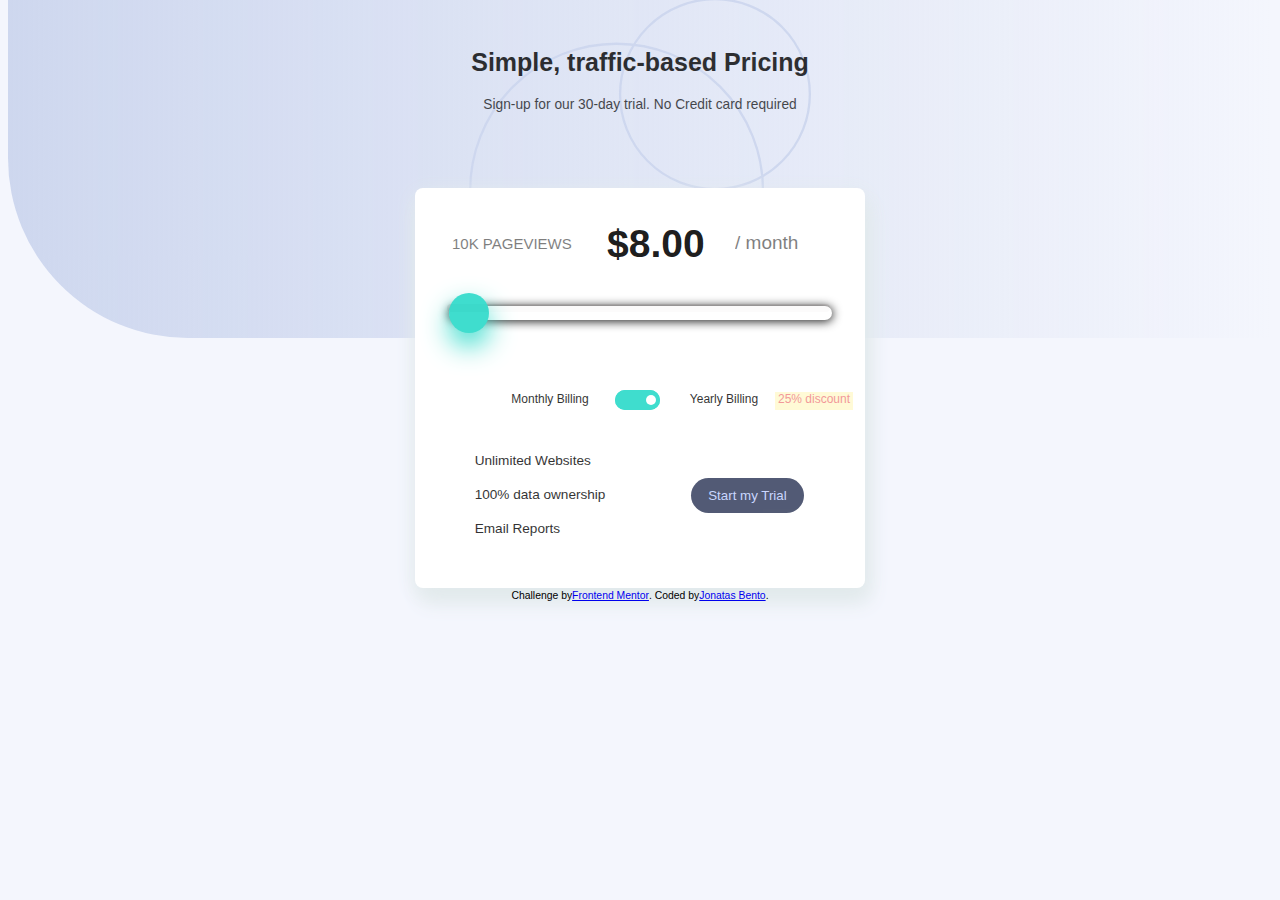
<file: index.html>
<!DOCTYPE html>
<html lang="en">

<head>
    <meta charset="UTF-8">
    <meta http-equiv="X-UA-Compatible" content="IE=edge">
    <meta name="viewport" content="width=device-width, initial-scale=1.0">
    <link rel="stylesheet" href="style.css">
    <link rel="icon" type="image/png" sizes="32x32" href="./images/favicon-32x32.png">
    <title>Frontend Mentor | Interactive Price</title>
</head>

<body>
    <header>
        <div class="backblue">
            <div class="first_text">Simple, traffic-based Pricing</div>
            <div class="second_text">Sign-up for our 30-day trial. No Credit card required</div>
        </div>
    </header>

    <section class="container">

        <div class="box-slider">
            <div class="info1">10K PAGEVIEWS</div>
            <div class="info2">$8.00</div>
            <div class="info3">/ month</div>
            <div class="box-slider-main">
                <input type="range" min="1" max="32" value="1" id="myRange" class="slider-input">
            </div>
        </div>
        <div class="switch">
            <div></div>
            <div class="text-switch-inline">Monthly Billing</div>
            <div class="switch-label">
                <label class="repo-switch">
                    <input id="input2" type="checkbox" checked>
                    <span class="checkbox"></span>
                </label>
            </div>
            <div class="text-switch-inlineAfter">Yearly Billing</div>
            <div class="text-switch-discount">25% discount</div>
        </div>
        <div class="second_box">
            <div class="left">
                <div class="element1">Unlimited Websites</div>
                <div class="element2">100% data ownership</div>
                <div class="element3">Email Reports</div>
            </div>
            <div class="right">
                <button>Start my Trial</button>
            </div>
        </div>
    </section>
    <div class="attribution">
        Challenge by <a href="https://www.frontendmentor.io?ref=challenge" target="_blank">Frontend Mentor</a>.
        Coded by <a href="https://github.com/jonatas-bento" target="_blank">Jonatas Bento</a>.
    </div>
    <script src="script.js"></script>
</body>

</html>
</file>
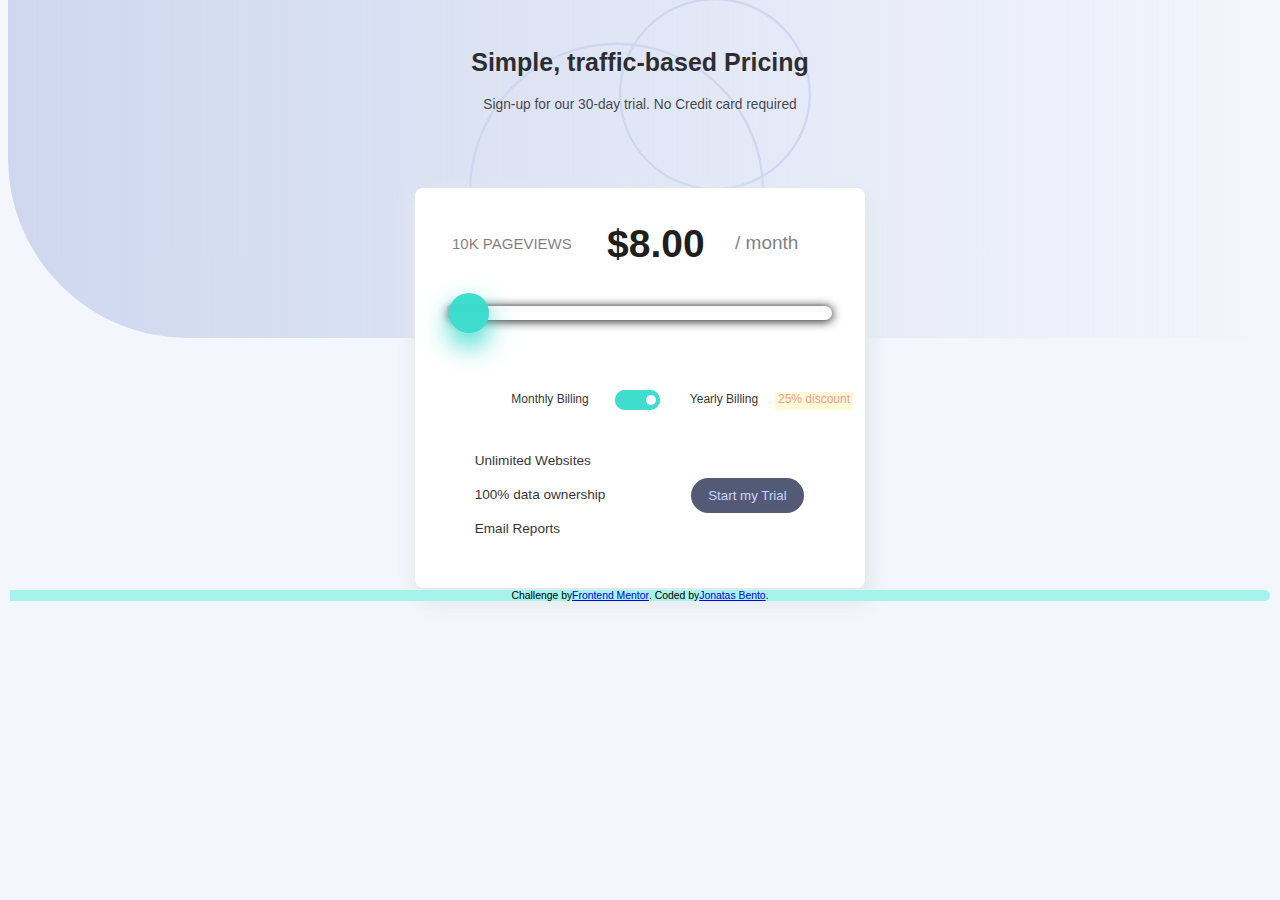
<file: ranging.html>
<!DOCTYPE html>
<html lang="en">

<head>
    <meta charset="UTF-8">
    <meta http-equiv="X-UA-Compatible" content="IE=edge">
    <meta name="viewport" content="width=device-width, initial-scale=1.0">
    <link rel="stylesheet" href="styleranging.css">
    <link rel="icon" type="image/png" sizes="32x32" href="./images/favicon-32x32.png">
    <title>Frontend Mentor | Interactive Price</title>
</head>

<body>
    <header>
        <div class="backblue">
            <div class="first_text">Simple, traffic-based Pricing</div>
            <div class="second_text">Sign-up for our 30-day trial. No Credit card required</div>
        </div>
    </header>

    <section class="container">

        <div class="box-slider">
            <div class="info1">10K PAGEVIEWS</div>
            <div class="info2">$8.00</div>
            <div class="info3">/ month</div>
            <div class="box-slider-main">
                <input type="range" min="1" max="32" value="1" id="myRange" class="slider-input">
            </div>
        </div>
        <div class="switch">
            <div></div>
            <div class="text-switch-inline">Monthly Billing</div>
            <div class="switch-label">
                <label class="repo-switch">
                    <input id="input2" type="checkbox" checked>
                    <span class="checkbox"></span>
                </label>
            </div>
            <div class="text-switch-inlineAfter">Yearly Billing</div>
            <div class="text-switch-discount">25% discount</div>
        </div>
        <div class="second_box">
            <div class="left">
                <div class="element1">Unlimited Websites</div>
                <div class="element2">100% data ownership</div>
                <div class="element3">Email Reports</div>
            </div>
            <div class="right">
                <button>Start my Trial</button>
            </div>
        </div>
    </section>
    <div class="attribution">
        Challenge by <a href="https://www.frontendmentor.io?ref=challenge" target="_blank">Frontend Mentor</a>.
        Coded by <a href="https://github.com/jonatas-bento" target="_blank">Jonatas Bento</a>.
    </div>
    <script src="ranging.js"></script>
</body>

</html>
</file>
<file: style.css>
body {
    font-family: 'Manrope', sans-serif;
    background-color: rgba(234, 238, 251, 0.534);
}

header>.backblue {

    background-image: linear-gradient(to right, hsla(223, 50%, 87%, 0.99), rgba(216, 221, 241, -0.8)),
        url(/images/pattern-circles.svg);
    background-size: contain;
    background-repeat: no-repeat;
    background-position: center;
    height: 340px;
    width: 100%;
    margin-top: -10px;
    border-bottom-left-radius: 180px;
    display: flex;
    align-items: center;
    justify-content: flex-start;
    flex-direction: column;
}

header .first_text {
    margin-top: 50px;
    margin-bottom: 20px;
    font-weight: bolder;
    font-size: 25px;
    opacity: 0.8;
}

header .second_text {
    font-size: 0.86rem;
    opacity: .7;
}

.container {
    background-color: white;
    width: 450px;
    height: 400px;
    box-shadow: 5px 15px 20px rgb(226 234 236), 0 5px 20px rgb(226 234 236);
    margin: auto;
    margin-top: -150px;
    border-radius: 8px;
}

.box-slider {
    border: 2px solid transparent;
    width: 100%;
    height: 200px;
}

.info1 {
    margin-top: 30px;
    font-size: 15px;
    font-weight: lighter;
    opacity: 0.5;
    margin-left: 20px;
    padding: 15px;
}

.info2 {
    font-size: 39px;
    font-weight: bold;
    opacity: 2;
    margin-top: -45px;
    margin-left: 190px;
    color: rgba(0, 0, 0, 0.897);
}

.info3 {
    font-size: 19px;
    font-weight: lighter;
    opacity: 0.5;
    margin-left: 318px;
    margin-top: -34px;
}

.box-slider-main {
    width: 85%;
    height: 8px;
    background-color: rgb(240, 237, 237);
    border-radius: 70px;
    margin-top: 50px;
    margin-left: 30px;
}

.slider-input {
    -webkit-appearance: none;
    width: 100%;
    height: 170%;
    outline: none;
    opacity: 0.8;
    -webkit-transition: 0.2s;
    transition: opacity 0.2s;
    box-shadow: 0px 1px 10px 1px black;
    border-radius: 22px;
    margin-left: 2px;
    cursor: pointer;
}

.slider-input:hover {
    opacity: 1;
}

.slider-input::-webkit-slider-thumb {
    -webkit-appearance: none;
    appearance: none;
    width: 40px;
    height: 40px;
    background-color: hsl(174, 86%, 45%);
    border-radius: 50px;
    box-shadow: 0px 13px 27px hsl(174deg 86% 45%)
}


.switch {
    display: grid;
    grid-column: 5;
    grid-auto-columns: 150px;
    grid-template-columns: 1fr 1fr 1fr 1fr 1fr;
    text-align: center;
    font-size: 0.75rem;
    opacity: 0.8;
}

.switch-label {
    position: relative;
    display: inline-block;
    width: 45px;
    height: 20px;
    margin-top: -2px;
    margin-left: 20px;
    background: hsl(174, 86%, 45%);
    border-radius: 12px;
    cursor: pointer;
}

.checkbox::before {
    position: absolute;
    content: "";
    height: 10px;
    width: 10px;
    left: 4px;
    bottom: 5px;
    background-color: white;
    border-radius: 50%;
    transition: all .1s;
    z-index: 1;
    cursor: pointer;
}


.checkbox {
    position: absolute;
    cursor: pointer;
    top: 0;
    left: 0;
    right: 0;
    bottom: 0;
    background-color: hsl(223, 50%, 87%);
    border-radius: 50px;
    transition: .4s;
    cursor: pointer;
}

#input2 {
    visibility: hidden;
}

#input2:checked+.checkbox {
    background: hsl(174, 86%, 45%);

}

#input2:checked+.checkbox::before {

    transform: translateX(27px);
}

.text-switch-discount {
    background-color: lemonchiffon;
    color: lightcoral;

}

.text-switch-discount,
.text-switch-inlineAfter {
    margin-right: 12px;
}

.second_box {
    width: 400px;
    height: 200px;
    display: flex;
    align-items: center;
    justify-content: space-around;
    margin-left: 17px;
    line-height: 2.5;
    font-size: 0.85rem;
    opacity: 0.8;
    margin-top: -15px;
}

.second_box .right button {
    border: hsl(227, 35%, 25%);
    background-color: hsl(226, 35%, 24%);
    outline: none;
    padding: 10px;
    color: hsl(226, 100%, 87%);
    border-radius: 50px;
    width: 115%;
    opacity: 1;
    cursor: pointer;
}

.attribution {
    display: flex;
    align-items: center;
    justify-content: center;
    font-size: 0.65rem;
    margin: 2px;
    border-bottom-right-radius: 10px;
    border-top-right-radius: 10px;
}

@media (max-width:376px) {

    body {
        width: 100vw;
        margin: 0;
        padding: 0;
    }

    header {
        width: 100%;
        margin: 0;
        margin-left: 0px;
        padding: 0;
        font-size: .80rem;
    }

    .container {
        width: 85%;
        margin: auto;
        margin-bottom: 10px;
        height: 450px;

    }

    header .first_text {
        font-size: 1.2rem;
    }

    .backblue {
        margin-bottom: -150px;
    }

    .second_box {
        width: 280px;
    }

    .second_box .right {

        right: 100px;
    }

    .second_box .right button {
        width: 153%;
        opacity: 1;
        position: relative;
        bottom: -75px;
        right: 85px;
    }


    .box-slider-main {
        margin-top: -70px;
        margin-left: 30px;
    }

    .info1 {
        margin-left: 90px;
    }

    .info2 {
        margin-top: 50px;
        margin-left: 50px;
    }

    .info3 {
        margin-left: 199px;
        margin-top: -35px;
    }
}
</file>
<file: styleranging.css>
body {
    font-family: 'Manrope', sans-serif;
    background-color: rgba(234, 238, 251, 0.534);
}

header>.backblue {

    background-image: linear-gradient(to right, hsla(223, 50%, 87%, 0.99), rgba(216, 221, 241, -0.8)),
        url(/images/pattern-circles.svg);
    background-size: contain;
    background-repeat: no-repeat;
    background-position: center;
    height: 340px;
    width: 100%;
    margin-top: -10px;
    border-bottom-left-radius: 180px;
    display: flex;
    align-items: center;
    justify-content: flex-start;
    flex-direction: column;
}

header .first_text {
    margin-top: 50px;
    margin-bottom: 20px;
    font-weight: bolder;
    font-size: 25px;
    opacity: 0.8;
}

header .second_text {
    font-size: 0.86rem;
    opacity: .7;
}

.container {
    background-color: white;
    width: 450px;
    height: 400px;
    box-shadow: 5px 15px 20px rgb(226 234 236), 0 5px 20px rgb(226 234 236);
    margin: auto;
    margin-top: -150px;
    border-radius: 8px;
}

.box-slider {
    border: 2px solid transparent;
    width: 100%;
    height: 200px;
}

.info1 {
    margin-top: 30px;
    font-size: 15px;
    font-weight: lighter;
    opacity: 0.5;
    margin-left: 20px;
    padding: 15px;
}

.info2 {
    font-size: 39px;
    font-weight: bold;
    opacity: 2;
    margin-top: -45px;
    margin-left: 190px;
    color: rgba(0, 0, 0, 0.897);
}

.info3 {
    font-size: 19px;
    font-weight: lighter;
    opacity: 0.5;
    margin-left: 318px;
    margin-top: -34px;
}

.box-slider-main {
    width: 85%;
    height: 8px;
    background-color: rgb(240, 237, 237);
    border-radius: 70px;
    margin-top: 50px;
    margin-left: 30px;
}

.slider-input {
    -webkit-appearance: none;
    width: 100%;
    height: 170%;
    outline: none;
    opacity: 0.8;
    -webkit-transition: 0.2s;
    transition: opacity 0.2s;
    box-shadow: 0px 1px 10px 1px black;
    border-radius: 22px;
    margin-left: 2px;
    cursor: pointer;
}

.slider-input:hover {
    opacity: 1;
}

.slider-input::-webkit-slider-thumb {
    -webkit-appearance: none;
    appearance: none;
    width: 40px;
    height: 40px;
    background-color: hsl(174, 86%, 45%);
    border-radius: 50px;
    box-shadow: 0px 13px 27px hsl(174deg 86% 45%)
}


.switch {
    display: grid;
    grid-column: 5;
    grid-auto-columns: 150px;
    grid-template-columns: 1fr 1fr 1fr 1fr 1fr;
    text-align: center;
    font-size: 0.75rem;
    opacity: 0.8;
}

.switch-label {
    position: relative;
    display: inline-block;
    width: 45px;
    height: 20px;
    margin-top: -2px;
    margin-left: 20px;
    background: hsl(174, 86%, 45%);
    border-radius: 12px;
    cursor: pointer;
}

.checkbox::before {
    position: absolute;
    content: "";
    height: 10px;
    width: 10px;
    left: 4px;
    bottom: 5px;
    background-color: white;
    border-radius: 50%;
    transition: all .1s;
    z-index: 1;
    cursor: pointer;
}


.checkbox {
    position: absolute;
    cursor: pointer;
    top: 0;
    left: 0;
    right: 0;
    bottom: 0;
    background-color: hsl(223, 50%, 87%);
    border-radius: 50px;
    transition: .4s;
    cursor: pointer;
}

#input2 {
    visibility: hidden;
}

#input2:checked+.checkbox {
    background: hsl(174, 86%, 45%);

}

#input2:checked+.checkbox::before {

    transform: translateX(27px);
}

.text-switch-discount {
    background-color: lemonchiffon;
    color: lightcoral;

}

.text-switch-discount,
.text-switch-inlineAfter {
    margin-right: 12px;
}

.second_box {
    width: 400px;
    height: 200px;
    display: flex;
    align-items: center;
    justify-content: space-around;
    margin-left: 17px;
    line-height: 2.5;
    font-size: 0.85rem;
    opacity: 0.8;
    margin-top: -15px;
}

.second_box .right button {
    border: hsl(227, 35%, 25%);
    background-color: hsl(226, 35%, 24%);
    outline: none;
    padding: 10px;
    color: hsl(226, 100%, 87%);
    border-radius: 50px;
    width: 115%;
    opacity: 1;
    cursor: pointer;
}

.attribution {
    display: flex;
    background-color: hsl(174, 77%, 80%);
    align-items: center;
    justify-content: center;
    font-size: 0.65rem;
    margin: 2px;
    border-bottom-right-radius: 10px;
    border-top-right-radius: 10px;
}

@media (max-width:376px) {

    body {
        width: 100vw;
        margin: 0;
        padding: 0;
    }

    header {
        width: 100%;
        margin: 0;
        margin-left: 0px;
        padding: 0;
        font-size: .80rem;
    }

    .container {
        width: 85%;
        margin: auto;
        margin-bottom: 10px;
        height: 450px;

    }

    header .first_text {
        font-size: 1.2rem;
    }

    .backblue {
        margin-bottom: -150px;
    }

    .second_box .right button {
        width: 153%;
        opacity: 1;
        position: relative;
        bottom: -75px;
        right: 178px;
    }


    .box-slider-main {
        margin-top: -70px;
        margin-left: 30px;
    }

    .info1 {
        margin-left: 90px;
    }

    .info2 {
        margin-top: 50px;
        margin-left: 50px;
    }

    .info3 {
        margin-left: 199px;
        margin-top: -35px;
    }
}
</file>
